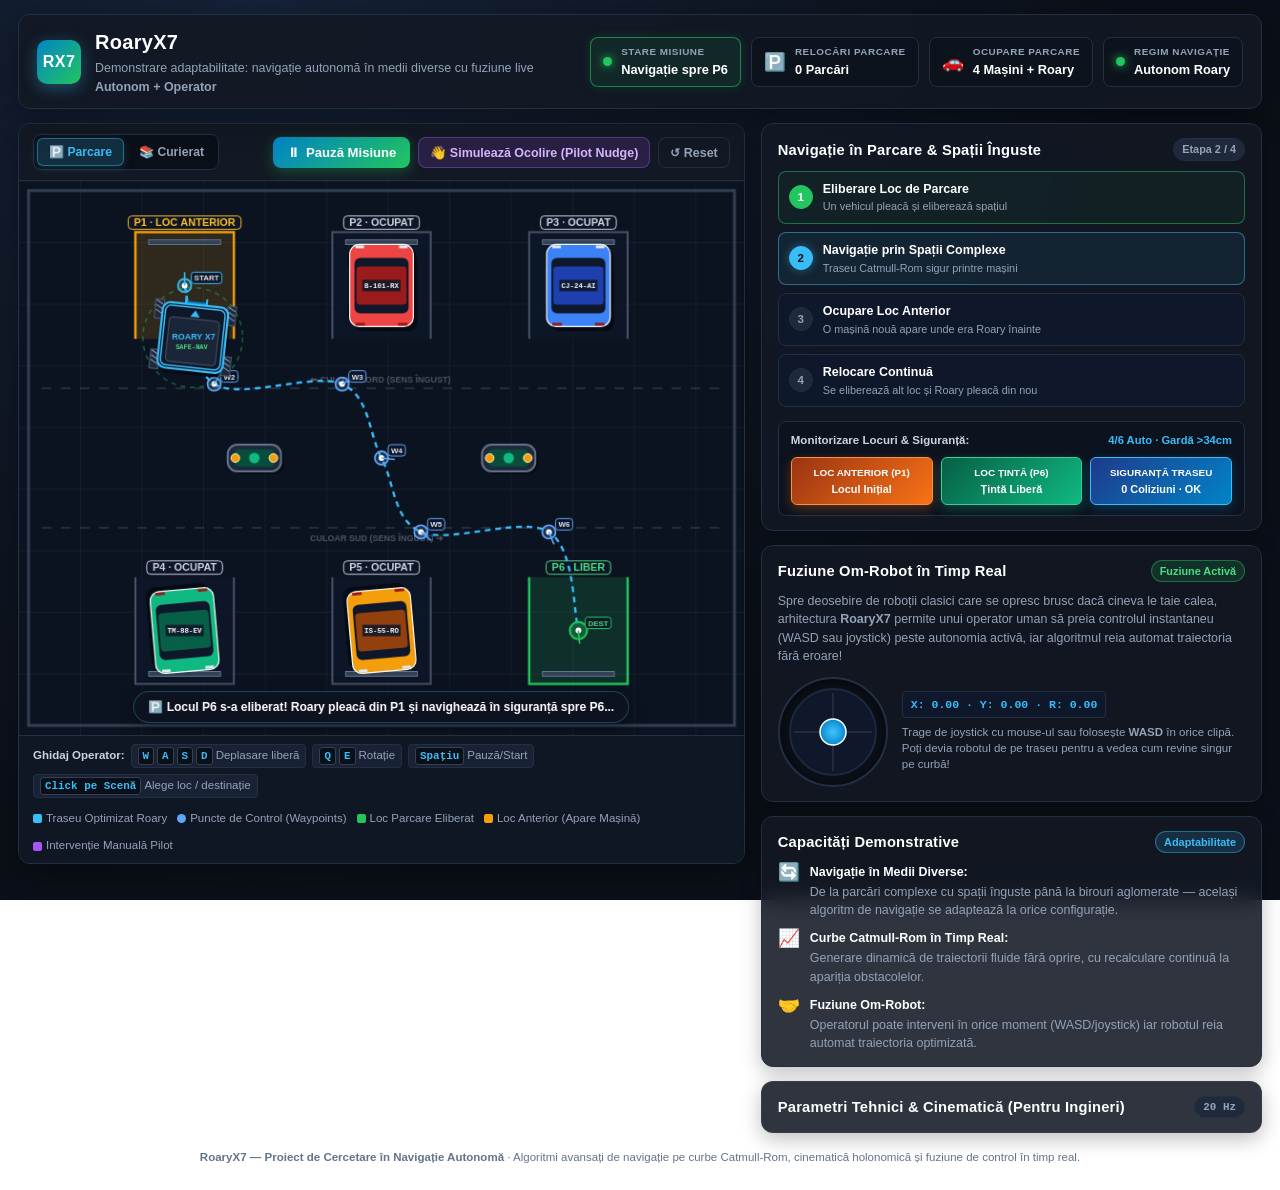
<file: index.html>
<!DOCTYPE html>
<html lang="ro">
<head>
  <meta charset="UTF-8" />
  <meta http-equiv="refresh" content="0; url=web/" />
  <script>window.location.replace("web/");</script>
  <title>RoaryX7 Showcase</title>
</head>
<body>
  <p>Redirecționare către <a href="web/">RoaryX7 Interactive Showcase</a>...</p>
</body>
</html>
</file>
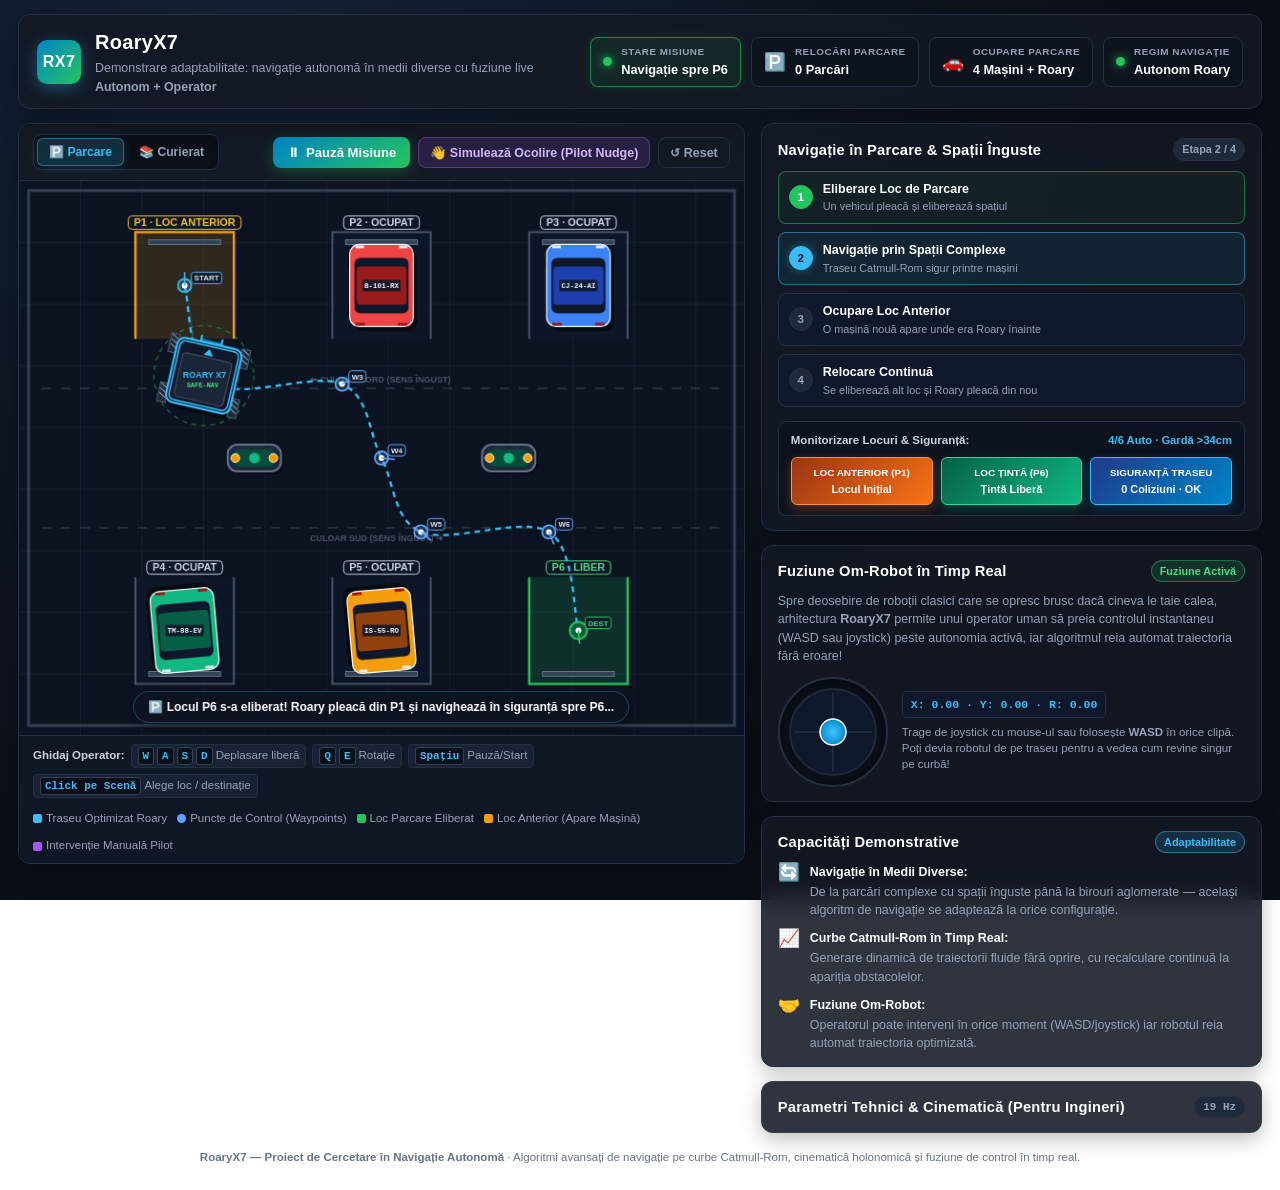
<file: web/index.html>
<!DOCTYPE html>
<html lang="ro">
<head>
  <meta charset="UTF-8" />
  <meta name="viewport" content="width=device-width, initial-scale=1.0" />
  <title>RoaryX7 — Robot Autonom de Curierat &amp; Logistică Inteligentă</title>
  <link rel="stylesheet" href="styles.css" />
</head>
<body>
  <div id="app">
    <!-- ── Header Prezentare Sponsor ── -->
    <header id="topbar">
      <div class="brand">
        <div class="logo-badge">RX7</div>
        <div>
          <h1>RoaryX7</h1>
          <p class="subtitle">
            Demonstrare adaptabilitate: navigație autonomă în medii diverse cu fuziune live <b>Autonom + Operator</b>
          </p>
        </div>
      </div>

      <!-- Quick Metrics Strip for Sponsors -->
      <div id="status-strip">
        <div class="stat-chip on" id="chip-mission">
          <span class="dot on" id="dot-mission"></span>
          <div>
            <div class="chip-label">Stare Misiune</div>
            <div class="chip-val" id="mission-status-text">Gata de Navigație</div>
          </div>
        </div>

        <div class="stat-chip">
          <div class="chip-icon" id="chip-delivered-icon">🅿️</div>
          <div>
            <div class="chip-label" id="chip-delivered-label">Relocări Parcare</div>
            <div class="chip-val" id="chip-delivered-count">0 Parcări</div>
          </div>
        </div>

        <div class="stat-chip">
          <div class="chip-icon" id="chip-cargo-icon">🚗</div>
          <div>
            <div class="chip-label" id="chip-cargo-label">Ocupare Parcare</div>
            <div class="chip-val" id="chip-cargo-count">5 / 6 Locuri</div>
          </div>
        </div>

        <div class="stat-chip" id="chip-pilot-mode">
          <span class="dot" id="dot-pilot"></span>
          <div>
            <div class="chip-label">Regim Navigație</div>
            <div class="chip-val" id="chip-pilot-text">Autonom Roary</div>
          </div>
        </div>
      </div>
    </header>

    <div id="main">
      <!-- ── Coloana Stângă: Scena 2D & Canvas Interactiv ── -->
      <div id="left-col">
        <div id="canvas-wrap">
          <!-- Control Toolbar deasupra scenei -->
          <div id="canvas-toolbar">
            <div class="scenario-switcher" id="scenario-switcher">
              <button id="btn-scenario-parking" class="scenario-btn active" title="Scenariu Parcare Complexă: Roary navighează spații înguste între mașini">
                🅿️ Parcare
              </button>
              <button id="btn-scenario-courier" class="scenario-btn" title="Scenariu Curierat: Roary preia 3 cărți de la raft și le livrează la birou">
                📚 Curierat
              </button>
            </div>
            <div class="mission-actions">
              <button id="btn-toggle-mission" class="primary-btn" title="Pornește sau pune în pauză demonstrația autonomă">
                <span id="btn-mission-icon">▶</span> <span id="btn-mission-label">Pornește Demonstrația</span>
              </button>
              <button id="btn-demo-nudge" class="action-btn accent" title="Simulează un operator care ocolește un obstacol cu joystick-ul">
                👋 Simulează Ocolire (Pilot Nudge)
              </button>
              <button id="btn-reset" class="action-btn ghost" title="Resetează scenariul curent">
                ↺ Reset
              </button>
            </div>
          </div>

          <!-- Canvas-ul 2D al Sălii / Parcării -->
          <div class="canvas-stage">
            <canvas id="field" width="760" height="580"></canvas>
            <div id="canvas-live-banner" class="canvas-banner">
              Parcare Inteligentă · Roary așteaptă eliberarea unui loc de parcare...
            </div>
          </div>

          <!-- Bară de Asistență Rapidă sub scenă -->
          <div id="quick-bar">
            <div class="kbd-guide">
              <span class="guide-title">Ghidaj Operator:</span>
              <span class="kbd-chip"><kbd>W</kbd><kbd>A</kbd><kbd>S</kbd><kbd>D</kbd> Deplasare liberă</span>
              <span class="kbd-chip"><kbd>Q</kbd><kbd>E</kbd> Rotație</span>
              <span class="kbd-chip"><kbd>Spațiu</kbd> Pauză/Start</span>
              <span class="kbd-chip"><kbd>Click pe Scenă</kbd> Alege loc / destinație</span>
            </div>
            <div class="canvas-legend" id="canvas-legend">
              <span><i class="lg-swatch" style="background:#38bdf8"></i>Traseu Optimizat Roary</span>
              <span><i class="lg-swatch" style="background:#60a5fa; border-radius:50%"></i>Puncte de Control (Waypoints)</span>
              <span><i class="lg-swatch" style="background:#22c55e"></i>Loc Parcare Eliberat</span>
              <span><i class="lg-swatch" style="background:#f59e0b"></i>Loc Anterior (Apare Mașină)</span>
              <span><i class="lg-swatch" style="background:#a855f7"></i>Intervenție Manuală Pilot</span>
            </div>
          </div>
        </div>
      </div>

      <!-- ── Coloana Dreaptă: Carduri Executive pentru Sponsori ── -->
      <div id="panel">
        <!-- Card 1: Etape Misiune & Stare Parcare / Coș -->
        <div class="card sponsor-card">
          <div class="card-head">
            <h3 id="mission-card-title">Navigație în Parcare &amp; Spații Înguste</h3>
            <span class="badge" id="mission-step-badge">Etapa 1 / 4</span>
          </div>

          <!-- Stepper vizual de etape -->
          <div class="mission-stepper">
            <div class="step-item active" id="step-node-1">
              <div class="step-circle">1</div>
              <div class="step-info">
                <strong id="step-title-1">Eliberare Loc de Parcare</strong>
                <small id="step-sub-1">Un vehicul pleacă și eliberează spațiul</small>
              </div>
            </div>
            <div class="step-item" id="step-node-2">
              <div class="step-circle">2</div>
              <div class="step-info">
                <strong id="step-title-2">Navigație prin Spații Complexe</strong>
                <small id="step-sub-2">Traseu Catmull-Rom sigur printre mașini</small>
              </div>
            </div>
            <div class="step-item" id="step-node-3">
              <div class="step-circle">3</div>
              <div class="step-info">
                <strong id="step-title-3">Ocupare Loc Anterior</strong>
                <small id="step-sub-3">O mașină nouă apare unde era Roary înainte</small>
              </div>
            </div>
            <div class="step-item" id="step-node-4">
              <div class="step-circle">4</div>
              <div class="step-info">
                <strong id="step-title-4">Relocare Continuă</strong>
                <small id="step-sub-4">Se eliberează alt loc și Roary pleacă din nou</small>
              </div>
            </div>
          </div>

          <!-- Vizualizator Stare Parcare / Coș de Cărți (3 Sloturi) -->
          <div class="cargo-section">
            <div class="cargo-head">
              <span class="cargo-title" id="cargo-title-label">Monitorizare Locuri &amp; Siguranță:</span>
              <span class="cargo-status" id="cargo-status-label">5/6 Ocupate · 0 Coliziuni</span>
            </div>
            <div class="cargo-slots" id="cargo-slots-container">
              <div class="book-slot" id="book-slot-0">
                <div class="book-spine empty">
                  <span class="book-num">#1</span>
                  <span class="book-name">Slot Gol</span>
                </div>
              </div>
              <div class="book-slot" id="book-slot-1">
                <div class="book-spine empty">
                  <span class="book-num">#2</span>
                  <span class="book-name">Slot Gol</span>
                </div>
              </div>
              <div class="book-slot" id="book-slot-2">
                <div class="book-spine empty">
                  <span class="book-num">#3</span>
                  <span class="book-name">Slot Gol</span>
                </div>
              </div>
            </div>
          </div>
        </div>

        <!-- Card 2: Shared Autonomy & Joystick Interactiv -->
        <div class="card">
          <div class="card-head">
            <h3>Fuziune Om-Robot în Timp Real</h3>
            <span class="badge on" id="fusion-badge">Fuziune Activă</span>
          </div>
          <p class="card-desc">
            Spre deosebire de roboții clasici care se opresc brusc dacă cineva le taie calea, arhitectura <b>RoaryX7</b> permite unui operator uman să preia controlul instantaneu (WASD sau joystick) peste autonomia activă, iar algoritmul reia automat traiectoria fără eroare!
          </p>

          <div class="joy-container">
            <div id="joystick-wrap">
              <canvas id="joystick" width="110" height="110"></canvas>
            </div>
            <div class="joy-desc">
              <div id="joy-readout">X: 0.00 · Y: 0.00 · R: 0.00</div>
              <p class="small-hint">
                Trage de joystick cu mouse-ul sau folosește <b>WASD</b> în orice clipă. Poți devia robotul de pe traseu pentru a vedea cum revine singur pe curbă!
              </p>
            </div>
          </div>
        </div>

        <!-- Card 3: Capacități de Adaptabilitate (Pentru Cercetare) -->
        <div class="card pitch-card">
          <div class="card-head">
            <h3>Capacități Demonstrative</h3>
            <span class="badge highlight">Adaptabilitate</span>
          </div>
          <ul class="value-bullets">
            <li>
              <span class="val-icon">🔄</span>
              <div>
                <strong>Navigație în Medii Diverse:</strong>
                De la parcări complexe cu spații înguste până la birouri aglomerate — același algoritm de navigație se adaptează la orice configurație.
              </div>
            </li>
            <li>
              <span class="val-icon">📈</span>
              <div>
                <strong>Curbe Catmull-Rom în Timp Real:</strong>
                Generare dinamică de traiectorii fluide fără oprire, cu recalculare continuă la apariția obstacolelor.
              </div>
            </li>
            <li>
              <span class="val-icon">🤝</span>
              <div>
                <strong>Fuziune Om-Robot:</strong>
                Operatorul poate interveni în orice moment (WASD/joystick) iar robotul reia automat traiectoria optimizată.
              </div>
            </li>
          </ul>
        </div>

        <!-- Card 4 (Pliabil): Telemetrie & Arhitectură Matematică (Pentru Ingineri) -->
        <details class="card tech-accordion">
          <summary class="card-head tech-summary">
            <h3>Parametri Tehnici &amp; Cinematică (Pentru Ingineri)</h3>
            <span class="badge tech-badge"><span id="tel-fps">60</span> Hz</span>
          </summary>
          <div class="tech-content">
            <table class="tech-table">
              <tr><td>Poziție Șasiu (X, Y)</td><td><span id="tel-pos">0.0, 0.0</span> cm</td></tr>
              <tr><td>Orientare Robot (Heading)</td><td><span id="tel-heading">0.0°</span></td></tr>
              <tr><td>Viteză Liniară Șasiu</td><td><span id="tel-vel">0.0</span> cm/s</td></tr>
              <tr><td>Stadiu Spline (i / localT)</td><td><span id="tel-spline">0 / 0.00</span></td></tr>
              <tr><td>Distanță Destinație</td><td><span id="tel-dist">0.0</span> cm</td></tr>
              <tr><td>Compensare Tensiune Baterie</td><td><span id="tel-vbat">1.00 (14.0V)</span></td></tr>
              <tr><td>Extensie Braț Telescopic</td><td><span id="tel-arm">0.0</span> cm</td></tr>
            </table>
          </div>
        </details>
      </div>
    </div>

    <!-- ── Footer ── -->
    <footer>
      <p>
        <b>RoaryX7 — Proiect de Cercetare în Navigație Autonomă</b> · Algoritmi avansați de navigație pe curbe Catmull-Rom, cinematică holonomică și fuziune de control în timp real.
      </p>
    </footer>
  </div>

  <script src="roaryx7.js"></script>
  <script src="sim.js"></script>
</body>
</html>
</file>
<file: web/styles.css>
/* RoaryX7 — Modern Executive Styling for Sponsor Presentation */
*, *::before, *::after {
  box-sizing: border-box;
  margin: 0;
  padding: 0;
}

:root {
  --bg: #0b0f17;
  --bg-gradient: radial-gradient(circle at 20% 0%, #152238 0%, #0b0f17 65%);
  --surface: #131924;
  --surface-raised: #1a2232;
  --surface-card: rgba(19, 25, 36, 0.88);
  --border: #232f42;
  --border-light: rgba(255, 255, 255, 0.08);
  --border-focus: #38bdf8;
  --text: #edf2f7;
  --text-dim: #94a3b8;
  --text-muted: #64748b;
  --accent: #38bdf8;
  --accent-glow: rgba(56, 189, 248, 0.25);
  --success: #22c55e;
  --success-glow: rgba(34, 197, 94, 0.25);
  --amber: #f59e0b;
  --purple: #a855f7;
  --radius: 12px;
  --radius-sm: 8px;
  --font: -apple-system, BlinkMacSystemFont, 'Inter', 'Segoe UI', Roboto, sans-serif;
}

body {
  background: var(--bg-gradient);
  background-attachment: fixed;
  color: var(--text);
  font-family: var(--font);
  min-height: 100vh;
  line-height: 1.5;
  -webkit-font-smoothing: antialiased;
}

#app {
  max-width: 1440px;
  margin: 0 auto;
  padding: 14px 18px 24px;
}

/* ── Topbar (Executive Sponsor Header) ── */
#topbar {
  display: flex;
  align-items: center;
  justify-content: space-between;
  gap: 16px;
  flex-wrap: wrap;
  padding: 12px 18px;
  background: var(--surface-card);
  backdrop-filter: blur(12px);
  border: 1px solid var(--border);
  border-radius: var(--radius);
  margin-bottom: 14px;
  box-shadow: 0 8px 32px rgba(0, 0, 0, 0.35);
}

.brand {
  display: flex;
  align-items: center;
  gap: 14px;
  flex: 1;
  min-width: 320px;
}

.logo-badge {
  width: 44px;
  height: 44px;
  border-radius: 10px;
  background: linear-gradient(135deg, #0284c7, #22c55e);
  display: flex;
  align-items: center;
  justify-content: center;
  font-weight: 800;
  font-size: 1rem;
  color: #fff;
  letter-spacing: 0.5px;
  flex-shrink: 0;
  box-shadow: 0 4px 16px rgba(56, 189, 248, 0.35);
}

header h1 {
  font-size: 1.25rem;
  font-weight: 800;
  color: #fff;
  letter-spacing: 0.3px;
  display: flex;
  align-items: center;
  gap: 10px;
}

.tag-pill {
  font-size: 0.7rem;
  padding: 2px 10px;
  border-radius: 999px;
  background: rgba(56, 189, 248, 0.15);
  border: 1px solid rgba(56, 189, 248, 0.45);
  color: var(--accent);
  font-weight: 700;
  letter-spacing: 0.3px;
}

.subtitle {
  color: var(--text-dim);
  font-size: 0.78rem;
  margin-top: 2px;
}

#status-strip {
  display: flex;
  gap: 10px;
  flex-wrap: wrap;
}

.stat-chip {
  display: flex;
  align-items: center;
  gap: 9px;
  padding: 7px 12px;
  background: #0d131d;
  border: 1px solid var(--border);
  border-radius: var(--radius-sm);
  transition: all 0.2s ease;
}

.stat-chip.on {
  border-color: rgba(34, 197, 94, 0.6);
  background: rgba(34, 197, 94, 0.1);
  box-shadow: 0 0 12px rgba(34, 197, 94, 0.15);
}

.chip-icon {
  font-size: 1.1rem;
}

.chip-label {
  font-size: 0.62rem;
  color: var(--text-dim);
  text-transform: uppercase;
  letter-spacing: 0.5px;
  font-weight: 600;
}

.chip-val {
  font-size: 0.8rem;
  font-weight: 700;
  color: #fff;
}

.dot {
  width: 9px;
  height: 9px;
  border-radius: 50%;
  background: #4b5563;
  flex-shrink: 0;
  transition: all 0.2s ease;
}

.dot.on {
  background: var(--success);
  box-shadow: 0 0 10px var(--success);
}

.dot.purple {
  background: var(--purple);
  box-shadow: 0 0 10px var(--purple);
}

/* ── Layout Grid ── */
#main {
  display: grid;
  grid-template-columns: minmax(0, 1.45fr) minmax(360px, 1fr);
  gap: 16px;
  align-items: start;
}

@media (max-width: 1120px) {
  #main {
    grid-template-columns: 1fr;
  }
}

/* ── Left Column: Canvas Room & Controls ── */
#left-col {
  display: flex;
  flex-direction: column;
  gap: 12px;
}

#canvas-wrap {
  background: var(--surface-card);
  border: 1px solid var(--border);
  border-radius: var(--radius);
  overflow: hidden;
  box-shadow: 0 8px 30px rgba(0, 0, 0, 0.35);
  display: flex;
  flex-direction: column;
}

#canvas-toolbar {
  padding: 10px 14px;
  background: var(--surface);
  border-bottom: 1px solid var(--border);
  display: flex;
  align-items: center;
  justify-content: space-between;
  gap: 10px;
  flex-wrap: wrap;
}

.scenario-switcher {
  display: inline-flex;
  align-items: center;
  background: #0b0f17;
  border: 1px solid var(--border);
  border-radius: var(--radius-sm);
  padding: 3px;
  gap: 4px;
}

.scenario-btn {
  background: transparent;
  color: var(--text-dim);
  font-size: 0.76rem;
  font-weight: 700;
  padding: 6px 11px;
  border-radius: 6px;
  display: inline-flex;
  align-items: center;
  gap: 5px;
  transition: all 0.18s ease;
}

.scenario-btn:hover {
  color: #fff;
  background: rgba(56, 189, 248, 0.08);
}

.scenario-btn.active {
  background: rgba(56, 189, 248, 0.18);
  color: #38bdf8;
  border: 1px solid rgba(56, 189, 248, 0.45);
  box-shadow: 0 2px 10px rgba(56, 189, 248, 0.18);
}

.mission-actions {
  display: flex;
  align-items: center;
  gap: 8px;
  flex-wrap: wrap;
}

button {
  font-family: inherit;
  cursor: pointer;
  border: none;
  outline: none;
  transition: all 0.15s ease;
}

.primary-btn {
  background: linear-gradient(135deg, #0284c7, #22c55e);
  color: #fff;
  font-weight: 700;
  font-size: 0.82rem;
  padding: 8px 14px;
  border-radius: var(--radius-sm);
  display: inline-flex;
  align-items: center;
  gap: 6px;
  box-shadow: 0 4px 14px rgba(34, 197, 94, 0.3);
}

.primary-btn:hover {
  transform: translateY(-1px);
  box-shadow: 0 6px 18px rgba(34, 197, 94, 0.45);
}

.primary-btn.paused {
  background: linear-gradient(135deg, #eab308, #f97316);
  box-shadow: 0 4px 14px rgba(234, 179, 8, 0.3);
}

.action-btn {
  background: #1e293b;
  color: var(--text);
  border: 1px solid var(--border);
  font-size: 0.78rem;
  font-weight: 600;
  padding: 7px 11px;
  border-radius: var(--radius-sm);
  display: inline-flex;
  align-items: center;
  gap: 5px;
}

.action-btn:hover {
  background: #283548;
  border-color: rgba(56, 189, 248, 0.4);
}

.action-btn.accent {
  background: rgba(168, 85, 247, 0.15);
  border-color: rgba(168, 85, 247, 0.4);
  color: #d8b4fe;
}

.action-btn.accent:hover {
  background: rgba(168, 85, 247, 0.28);
}

.action-btn.ghost {
  background: transparent;
  color: var(--text-dim);
}

.action-btn.ghost:hover {
  background: #1e293b;
  color: #fff;
}

.layer-group {
  display: flex;
  align-items: center;
  gap: 6px;
  flex-wrap: wrap;
}

.toggle-pill {
  display: inline-flex;
  align-items: center;
  gap: 5px;
  background: #0f172a;
  border: 1px solid var(--border);
  padding: 4px 8px;
  border-radius: 6px;
  font-size: 0.72rem;
  color: var(--text-dim);
  cursor: pointer;
  user-select: none;
  transition: all 0.15s ease;
}

.toggle-pill:hover {
  border-color: rgba(56, 189, 248, 0.35);
  color: var(--text);
}

.toggle-pill input {
  accent-color: var(--accent);
  cursor: pointer;
}

/* ── Canvas Stage ── */
.canvas-stage {
  position: relative;
  background: #0d121c;
  display: flex;
  justify-content: center;
  align-items: center;
  overflow: hidden;
}

#field {
  display: block;
  max-width: 100%;
  height: auto;
  cursor: crosshair;
}

.canvas-banner {
  position: absolute;
  bottom: 12px;
  left: 50%;
  transform: translateX(-50%);
  background: rgba(13, 19, 31, 0.88);
  backdrop-filter: blur(8px);
  border: 1px solid rgba(56, 189, 248, 0.3);
  color: #fff;
  font-size: 0.75rem;
  font-weight: 600;
  padding: 6px 14px;
  border-radius: 999px;
  box-shadow: 0 4px 16px rgba(0, 0, 0, 0.4);
  pointer-events: none;
  white-space: nowrap;
  max-width: 90%;
  overflow: hidden;
  text-overflow: ellipsis;
  transition: all 0.25s ease;
}

.canvas-banner.active-nudge {
  border-color: rgba(168, 85, 247, 0.6);
  background: rgba(88, 28, 135, 0.88);
  color: #f3e8ff;
  box-shadow: 0 4px 20px rgba(168, 85, 247, 0.3);
}

/* ── Quick Bar (Below Canvas) ── */
#quick-bar {
  padding: 8px 14px;
  background: #0f1624;
  border-top: 1px solid var(--border);
  display: flex;
  align-items: center;
  justify-content: space-between;
  gap: 12px;
  flex-wrap: wrap;
  font-size: 0.72rem;
}

.kbd-guide {
  display: flex;
  align-items: center;
  gap: 6px;
  flex-wrap: wrap;
  color: var(--text-dim);
}

.guide-title {
  font-weight: 700;
  color: #cbd5e1;
}

.kbd-chip {
  display: inline-flex;
  align-items: center;
  gap: 3px;
  background: #182234;
  border: 1px solid var(--border);
  border-radius: 4px;
  padding: 2px 6px;
  color: var(--text-dim);
}

kbd {
  font-family: monospace;
  background: #0b0f17;
  border: 1px solid #334155;
  border-radius: 3px;
  padding: 0 4px;
  font-size: 0.68rem;
  color: var(--accent);
  font-weight: 700;
}

.canvas-legend {
  display: flex;
  align-items: center;
  gap: 10px;
  flex-wrap: wrap;
  color: var(--text-dim);
}

.canvas-legend span {
  display: inline-flex;
  align-items: center;
  gap: 4px;
}

.lg-swatch {
  width: 9px;
  height: 9px;
  border-radius: 2px;
  display: inline-block;
}

/* ── Right Column: Cards ── */
#panel {
  display: flex;
  flex-direction: column;
  gap: 14px;
}

.card {
  background: var(--surface-card);
  backdrop-filter: blur(12px);
  border: 1px solid var(--border);
  border-radius: var(--radius);
  padding: 14px 16px;
  box-shadow: 0 6px 20px rgba(0, 0, 0, 0.25);
}

.card-head {
  display: flex;
  align-items: center;
  justify-content: space-between;
  margin-bottom: 10px;
}

.card-head h3 {
  font-size: 0.92rem;
  font-weight: 700;
  color: #fff;
  letter-spacing: 0.2px;
}

.badge {
  font-size: 0.68rem;
  font-weight: 700;
  padding: 2px 8px;
  border-radius: 999px;
  background: #1e293b;
  border: 1px solid var(--border);
  color: var(--text-dim);
}

.badge.on {
  background: rgba(34, 197, 94, 0.15);
  border-color: rgba(34, 197, 94, 0.45);
  color: #4ade80;
}

.badge.highlight {
  background: rgba(56, 189, 248, 0.15);
  border-color: rgba(56, 189, 248, 0.45);
  color: var(--accent);
}

.card-desc {
  font-size: 0.78rem;
  color: var(--text-dim);
  margin-bottom: 12px;
  line-height: 1.45;
}

/* ── Mission Stepper ── */
.mission-stepper {
  display: flex;
  flex-direction: column;
  gap: 8px;
  margin-bottom: 14px;
}

.step-item {
  display: flex;
  align-items: center;
  gap: 10px;
  padding: 8px 10px;
  background: #0f172a;
  border: 1px solid var(--border);
  border-radius: var(--radius-sm);
  transition: all 0.2s ease;
}

.step-item.active {
  border-color: rgba(56, 189, 248, 0.5);
  background: rgba(56, 189, 248, 0.08);
}

.step-item.completed {
  border-color: rgba(34, 197, 94, 0.5);
  background: rgba(34, 197, 94, 0.06);
}

.step-circle {
  width: 24px;
  height: 24px;
  border-radius: 50%;
  background: #1e293b;
  border: 1px solid var(--border);
  display: flex;
  align-items: center;
  justify-content: center;
  font-size: 0.72rem;
  font-weight: 800;
  color: var(--text-dim);
  flex-shrink: 0;
}

.step-item.active .step-circle {
  background: var(--accent);
  color: #0b0f17;
  border-color: var(--accent);
  box-shadow: 0 0 10px rgba(56, 189, 248, 0.4);
}

.step-item.completed .step-circle {
  background: var(--success);
  color: #fff;
  border-color: var(--success);
}

.step-info {
  display: flex;
  flex-direction: column;
}

.step-info strong {
  font-size: 0.78rem;
  color: #fff;
}

.step-info small {
  font-size: 0.68rem;
  color: var(--text-dim);
}

/* ── Cargo Basket Section (3 Book Spines) ── */
.cargo-section {
  background: #0c121e;
  border: 1px solid var(--border);
  border-radius: var(--radius-sm);
  padding: 10px 12px;
}

.cargo-head {
  display: flex;
  justify-content: space-between;
  align-items: center;
  margin-bottom: 8px;
}

.cargo-title {
  font-size: 0.72rem;
  font-weight: 700;
  color: #cbd5e1;
}

.cargo-status {
  font-size: 0.7rem;
  font-weight: 700;
  color: var(--accent);
}

.cargo-slots {
  display: grid;
  grid-template-columns: repeat(3, 1fr);
  gap: 8px;
}

.book-slot {
  background: #141c2b;
  border: 1px dashed #334155;
  border-radius: 6px;
  padding: 8px 6px;
  text-align: center;
  transition: all 0.25s ease;
}

.book-spine {
  display: flex;
  flex-direction: column;
  align-items: center;
  gap: 2px;
}

.book-spine.empty {
  color: #475569;
}

.book-num {
  font-size: 0.62rem;
  font-weight: 800;
  text-transform: uppercase;
}

.book-name {
  font-size: 0.68rem;
  font-weight: 700;
  line-height: 1.2;
}

.book-slot.loaded-blue {
  background: linear-gradient(135deg, #1e3a8a, #0284c7);
  border: 1px solid #38bdf8;
  color: #fff;
  box-shadow: 0 4px 12px rgba(2, 132, 199, 0.3);
}

.book-slot.loaded-green {
  background: linear-gradient(135deg, #065f46, #10b981);
  border: 1px solid #34d399;
  color: #fff;
  box-shadow: 0 4px 12px rgba(16, 185, 129, 0.3);
}

.book-slot.loaded-orange {
  background: linear-gradient(135deg, #9a3412, #f97316);
  border: 1px solid #fb923c;
  color: #fff;
  box-shadow: 0 4px 12px rgba(249, 115, 22, 0.3);
}

.book-slot.loaded-purple {
  background: linear-gradient(135deg, #581c87, #a855f7);
  border: 1px solid #c084fc;
  color: #fff;
  box-shadow: 0 4px 12px rgba(168, 85, 247, 0.3);
}

/* ── Joystick Card ── */
.joy-container {
  display: flex;
  align-items: center;
  gap: 14px;
}

#joystick-wrap {
  width: 110px;
  height: 110px;
  background: #0b0f17;
  border: 2px solid var(--border);
  border-radius: 50%;
  display: flex;
  align-items: center;
  justify-content: center;
  box-shadow: inset 0 2px 10px rgba(0, 0, 0, 0.6);
  cursor: grab;
  touch-action: none;
}

#joystick-wrap:active {
  cursor: grabbing;
}

.joy-desc {
  flex: 1;
}

#joy-readout {
  font-family: monospace;
  font-size: 0.72rem;
  font-weight: 700;
  color: var(--accent);
  background: #0f172a;
  border: 1px solid var(--border);
  padding: 4px 8px;
  border-radius: 4px;
  margin-bottom: 6px;
  display: inline-block;
}

.small-hint {
  font-size: 0.72rem;
  color: var(--text-dim);
  line-height: 1.4;
}

/* ── Pitch Card (Why Sponsors Love Roary) ── */
.value-bullets {
  list-style: none;
  display: flex;
  flex-direction: column;
  gap: 10px;
}

.value-bullets li {
  display: flex;
  align-items: flex-start;
  gap: 10px;
  font-size: 0.78rem;
  color: var(--text-dim);
  line-height: 1.45;
}

.val-icon {
  font-size: 1.1rem;
  line-height: 1;
  flex-shrink: 0;
  margin-top: 1px;
}

.value-bullets strong {
  color: #fff;
  display: block;
  margin-bottom: 2px;
}

/* ── Collapsible Tech Telemetry (For Engineers) ── */
.tech-accordion {
  border-color: rgba(255, 255, 255, 0.05);
}

.tech-summary {
  cursor: pointer;
  user-select: none;
  margin-bottom: 0;
}

.tech-summary::-webkit-details-marker {
  display: none;
}

.tech-badge {
  font-family: monospace;
}

.tech-content {
  margin-top: 10px;
  padding-top: 10px;
  border-top: 1px solid var(--border);
}

.tech-table {
  width: 100%;
  border-collapse: collapse;
  font-size: 0.72rem;
}

.tech-table td {
  padding: 4px 0;
  border-bottom: 1px solid rgba(255, 255, 255, 0.04);
}

.tech-table td:first-child {
  color: var(--text-dim);
}

.tech-table td:last-child {
  text-align: right;
  font-family: monospace;
  font-weight: 700;
  color: var(--accent);
}

/* ── Footer ── */
footer {
  margin-top: 16px;
  text-align: center;
  font-size: 0.72rem;
  color: var(--text-muted);
}
</file>
